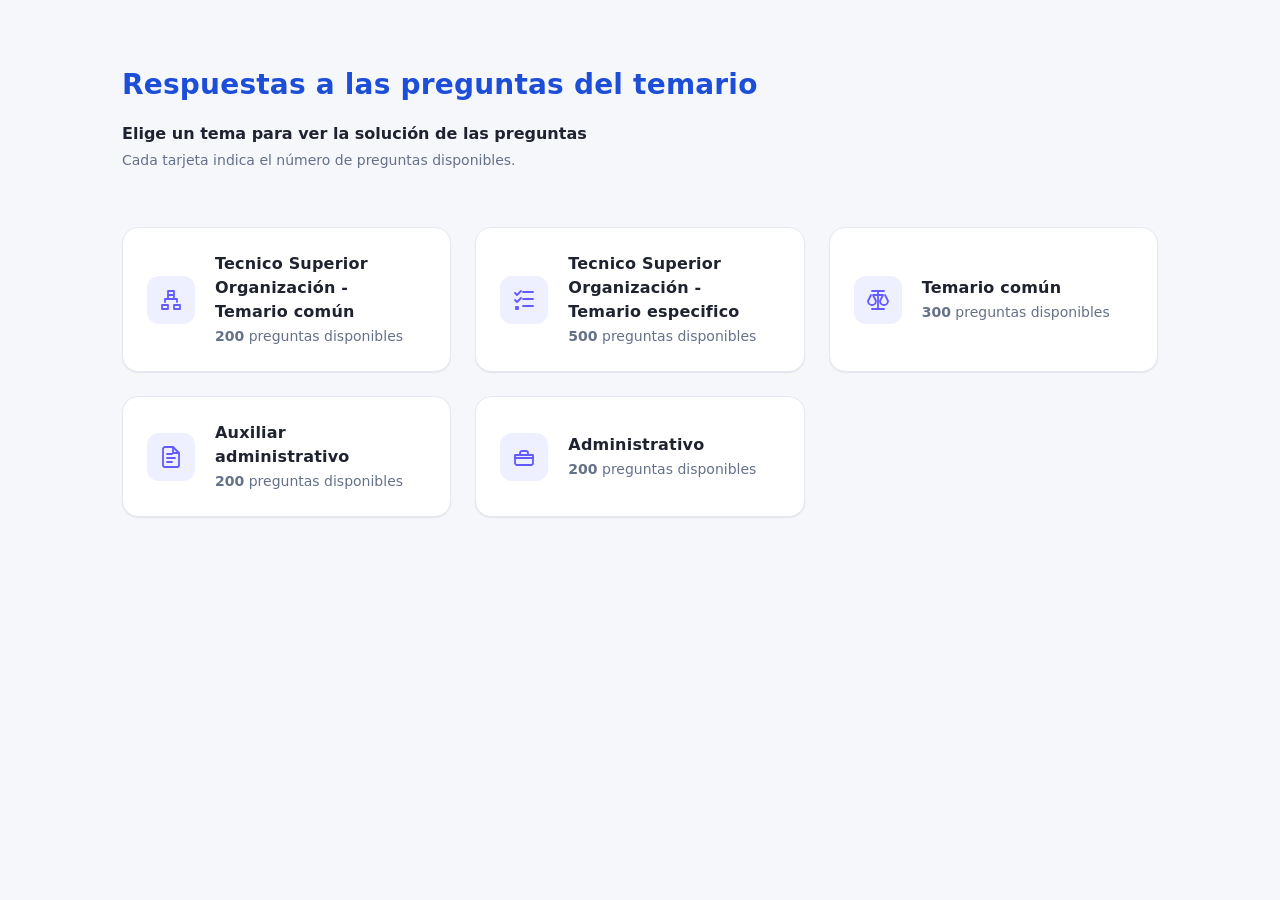
<file: html/index.html>
<!doctype html>
<html lang="es">
<head>
  <meta charset="utf-8" />
  <meta name="viewport" content="width=device-width,initial-scale=1" />
  <title>Respuestas a las preguntas del temario</title>
  <meta name="description" content="Elige un tema para practicar. Cada tarjeta indica el número de preguntas disponibles." />
  <style>
    /* ====== Diseño base (variables) ====== */
    :root{
      --bg: #f6f7fb;
      --card: #ffffff;
      --text: #1f2330;
      --muted: #657089;
      --border: #e6e8f0;
      --brand: #635bff; /* violeta suave */
      --brand-ink: #463cff;
      --icon-bg: #eef0ff;
      --radius-lg: 16px;
      --radius-md: 12px;
      --shadow-sm: 0 1px 2px rgba(16,24,40,.04), 0 1px 1px rgba(16,24,40,.04);
      --shadow-md: 0 8px 24px rgba(16,24,40,.08);
      --focus: 2px solid #9aa5ff;
      --container: clamp(280px, 92vw, 1100px);
      --space-1: .25rem;
      --space-2: .5rem;
      --space-3: .75rem;
      --space-4: 1rem;
      --space-5: 1.25rem;
      --space-6: 1.5rem;
      --space-7: 2rem;
      --space-8: 2.5rem;
    }
    @media (prefers-color-scheme: dark){
      :root{
        --bg: #0f121a;
        --card: #151928;
        --text: #e8ecf8;
        --muted: #a3adbf;
        --border: #2a3145;
        --icon-bg: #1e2440;
        --shadow-sm: none;
        --shadow-md: 0 12px 30px rgba(0,0,0,.35);
        --focus: 2px solid #7b84ff;
      }
    }

    /* ====== Reset/Tipografía ====== */
    html,body{height:100%}
    *{box-sizing:border-box}
    body{
      margin:0;
      font: 15px/1.5 ui-sans-serif, system-ui, -apple-system, "Segoe UI", Roboto, "Helvetica Neue", Arial, "Noto Sans", "Apple Color Emoji","Segoe UI Emoji";
      color: var(--text);
      background: var(--bg);
      -webkit-font-smoothing: antialiased;
      -moz-osx-font-smoothing: grayscale;
    }
    a{color:inherit;text-decoration:none}

    /* ====== Layout ====== */
    .container{
      width: var(--container);
      margin: 0 auto;
      padding: clamp(16px, 3vw, 32px);
    }
    header.page-header{
      padding-block: var(--space-7) var(--space-6);
    }
    h1{
      font-size: clamp(20px, 3vw, 28px);
      font-weight: 800;
      margin: 0 0 var(--space-4);
      letter-spacing: .2px;
	  color: rgb(29 78 216 / var(--tw-text-opacity, 1));
    }
    .lead{
      font-size: clamp(14px, 2.2vw, 16px);
      margin: 0 0 var(--space-1);
      font-weight: 600;
    }
    .hint{
      color: var(--muted);
      margin: 0;
      font-size: 14px;
    }

    /* ====== Grid de tarjetas ====== */
    .cards{
      margin-top: var(--space-7);
      display: grid;
      grid-template-columns: repeat(12, 1fr);
      gap: var(--space-6);
    }
    /* 1 col móvil, 2 cols tablet, 3 cols desktop */
    .cards > a.card{
      grid-column: span 12;
    }
    @media (min-width: 640px){
      .cards > a.card{ grid-column: span 6; }
    }
    @media (min-width: 980px){
      .cards > a.card{ grid-column: span 4; }
    }

    /* ====== Tarjeta ====== */
    .card{
      background: var(--card);
      border: 1px solid var(--border);
      border-radius: var(--radius-lg);
      box-shadow: var(--shadow-sm);
      padding: var(--space-6);
      display: grid;
      grid-template-columns: auto 1fr auto;
      gap: var(--space-5);
      align-items: center;
      transition: border-color .2s ease, box-shadow .2s ease, transform .06s ease;
      position: relative;
      isolation: isolate;
    }
    .card:hover{
      border-color: color-mix(in oklab, var(--brand) 30%, var(--border));
      box-shadow: var(--shadow-md);
    }
    .card:active{ transform: translateY(1px); }
    .card:focus-visible{
      outline: none;
      box-shadow: 0 0 0 4px color-mix(in oklab, var(--brand) 25%, transparent);
      border-color: var(--brand);
    }

    /* Icono circular */
    .card .icon-wrap{
      width: 48px; height: 48px;
      border-radius: 12px;
      background: var(--icon-bg);
      display: grid; place-items: center;
      color: var(--brand);
    }
    .card .icon{ width: 24px; height: 24px; display: block }
    .card:hover .icon { transform: translateY(-1px); transition: transform .2s ease }

    /* Texto */
    .card h3{
      margin: 0 0 2px;
      font-size: 16px;
      font-weight: 700;
      letter-spacing: .2px;
    }
    .card p{
      margin: 0;
      color: var(--muted);
      font-size: 14px;
    }

    /* Flecha -->
    .card .chev{
      width: 20px; height: 20px;
      color: var(--brand);
      opacity: .85;
      transform: translateX(-2px);
      transition: transform .2s ease, opacity .2s ease;
    }
    .card:hover .chev{ transform: translateX(0); opacity: 1; }

    /* Etiquetas opcionales (mejora) */
    .tags{
      display:flex; gap:6px; margin-top:8px;
    }
    .tag{
      font-size: 12px; color: var(--brand);
      background: color-mix(in oklab, var(--icon-bg) 65%, white);
      border: 1px solid var(--border);
      padding: 2px 8px; border-radius: 999px;
      display:inline-flex; align-items:center; gap:6px;
    }
    .tag .dot{
      width:6px;height:6px;border-radius:50%;background:var(--brand);
    }

    /* Accesibilidad: sólo-para-lectores */
    .sr-only{
      position:absolute; width:1px; height:1px; padding:0; margin:-1px; overflow:hidden; clip:rect(0,0,0,0); white-space:nowrap; border:0;
    }
  </style>
</head>
<body>
  <main class="container">
    <header class="page-header" aria-labelledby="page-title">
      <h1 id="page-title">Respuestas a las preguntas del temario</h1>
      <p class="lead">Elige un tema para ver la solución de las preguntas</p>
      <p class="hint">Cada tarjeta indica el número de preguntas disponibles.</p>
    </header>

    <section class="cards" aria-label="Temas disponibles">
 	<!-- Tecnico Superior Organización - Temario común -->
      <a class="card" href="tecnico-superior-temario-comun.html" aria-label="Tecnico Superior Organización - Abrir Temario común, 200 preguntas disponibles">
        <span class="icon-wrap" aria-hidden="true">
          <!-- Balanza / justicia -->
          <!-- svg class="icon" viewBox="0 0 24 24" fill="none" stroke="currentColor" stroke-width="1.8" stroke-linecap="round" stroke-linejoin="round" aria-hidden="true">
            <path d="M12 3v18M6 21h12M18 3H6M5 7l-3 6a4 4 0 0 0 8 0L7 7h10l-3 6a4 4 0 0 0 8 0l-3-6"/>
		</svg -->
		<svg class="icon" viewBox="0 0 24 24" fill="none" stroke="currentColor" stroke-width="1.8" stroke-linecap="round" stroke-linejoin="round" aria-hidden="true">
  			<path d="M9 3h6v4H9zm-6 14h6v4H3zm12 0h6v4h-6zm-6-10v4h6V7M6 14v-3h12v3"/>
		</svg>
        </span>
        <div>
          <h3>Tecnico Superior Organización - Temario común</h3>
          <p><strong>200</strong> preguntas disponibles</p>
          <!--div class="tags" aria-hidden="true">
            <span class="tag"><span class="dot"></span>General</span>
            <span class="tag"><span class="dot"></span>Actualizado</span>
          </div-->
        </div>
        <svg class="chev" viewBox="0 0 24 24" fill="none" stroke="currentColor" stroke-width="2" aria-hidden="true">
          <path d="M9 18l6-6-6-6"/>
        </svg>
      </a>
	 	<!-- Tecnico Superior Organización - Temario especifico -->
      <a class="card" href="tecnico-superior-temario.html" aria-label="Tecnico Superior Organización, 500 preguntas disponibles">
        <span class="icon-wrap" aria-hidden="true">
          <!-- Balanza / justicia -->
          <!-- svg class="icon" viewBox="0 0 24 24" fill="none" stroke="currentColor" stroke-width="1.8" stroke-linecap="round" stroke-linejoin="round" aria-hidden="true">
            <path d="M12 3v18M6 21h12M18 3H6M5 7l-3 6a4 4 0 0 0 8 0L7 7h10l-3 6a4 4 0 0 0 8 0l-3-6"/>
		</svg -->
		<svg class="icon" viewBox="0 0 24 24" fill="none" stroke="currentColor" stroke-width="1.8" stroke-linecap="round" stroke-linejoin="round" aria-hidden="true">
  			 <path d="m3 5 2 2 4-4m2 1h10M3 12l2 2 4-4m2 1h10M4 19h2v2H4zm7-1h10"/>
		</svg>
        </span>
        <div>
          <h3>Tecnico Superior Organización - Temario especifico</h3>
          <p><strong>500</strong> preguntas disponibles</p>
          <!--div class="tags" aria-hidden="true">
            <span class="tag"><span class="dot"></span>General</span>
            <span class="tag"><span class="dot"></span>Actualizado</span>
          </div-->
        </div>
        <svg class="chev" viewBox="0 0 24 24" fill="none" stroke="currentColor" stroke-width="2" aria-hidden="true">
          <path d="M9 18l6-6-6-6"/>
        </svg>
      </a>
      <!-- Temario común -->
      <a class="card" href="temario-comun.html" aria-label="Abrir Temario común, 300 preguntas disponibles">
        <span class="icon-wrap" aria-hidden="true">
          <!-- Balanza / justicia -->
          <svg class="icon" viewBox="0 0 24 24" fill="none" stroke="currentColor" stroke-width="1.8" stroke-linecap="round" stroke-linejoin="round" aria-hidden="true">
            <path d="M12 3v18M6 21h12M18 3H6M5 7l-3 6a4 4 0 0 0 8 0L7 7h10l-3 6a4 4 0 0 0 8 0l-3-6"/>
          </svg>
        </span>
        <div>
          <h3>Temario común</h3>
          <p><strong>300</strong> preguntas disponibles</p>
          <!--div class="tags" aria-hidden="true">
            <span class="tag"><span class="dot"></span>General</span>
            <span class="tag"><span class="dot"></span>Actualizado</span>
          </div-->
        </div>
        <svg class="chev" viewBox="0 0 24 24" fill="none" stroke="currentColor" stroke-width="2" aria-hidden="true">
          <path d="M9 18l6-6-6-6"/>
        </svg>
      </a>

      <!-- Auxiliar administrativo -->
      <a class="card" href="auxiliar-administrativo.html" aria-label="Abrir Auxiliar administrativo, 200 preguntas disponibles">
        <span class="icon-wrap" aria-hidden="true">
          <!-- Documento -->
          <svg class="icon" viewBox="0 0 24 24" fill="none" stroke="currentColor" stroke-width="1.8" stroke-linecap="round" stroke-linejoin="round" aria-hidden="true">
            <path d="M14 2H6a2 2 0 0 0-2 2v16a2 2 0 0 0 2 2h12a2 2 0 0 0 2-2V8z"/>
            <path d="M14 2v6h6M8 13h8M8 17h5M8 9h5"/>
          </svg>
        </span>
        <div>
          <h3>Auxiliar administrativo</h3>
          <p><strong>200</strong> preguntas disponibles</p>
          <!--div class="tags" aria-hidden="true">
            <span class="tag"><span class="dot"></span>Documentación</span>
            <span class="tag"><span class="dot"></span>Gestión</span>
          </div-->
        </div>
        <svg class="chev" viewBox="0 0 24 24" fill="none" stroke="currentColor" stroke-width="2" aria-hidden="true">
          <path d="M9 18l6-6-6-6"/>
        </svg>
      </a>

      <!-- Administrativo -->
      <a class="card" href="administrativo.html" aria-label="Abrir Administrativo, 200 preguntas disponibles">
        <span class="icon-wrap" aria-hidden="true">
          <!-- Maletín -->
          <svg class="icon" viewBox="0 0 24 24" fill="none" stroke="currentColor" stroke-width="1.8" stroke-linecap="round" stroke-linejoin="round" aria-hidden="true">
            <path d="M10 6h4a2 2 0 0 1 2 2v2h-8V8a2 2 0 0 1 2-2z"/>
            <path d="M3 10h18v8a2 2 0 0 1-2 2H5a2 2 0 0 1-2-2z"/>
            <path d="M3 13h18"/>
          </svg>
        </span>
        <div>
          <h3>Administrativo</h3>
          <p><strong>200</strong> preguntas disponibles</p>
          <!--div class="tags" aria-hidden="true">
            <span class="tag"><span class="dot"></span>Oficina</span>
            <span class="tag"><span class="dot"></span>Procesos</span>
          </div-->
        </div>
        <svg class="chev" viewBox="0 0 24 24" fill="none" stroke="currentColor" stroke-width="2" aria-hidden="true">
          <path d="M9 18l6-6-6-6"/>
        </svg>
      </a>
    </section>

    <p class="sr-only" aria-live="polite">3 temas disponibles. Usa tabulador para navegar por las tarjetas y presiona Enter para abrir un tema.</p>
  </main>
</body>
</html>
</file>
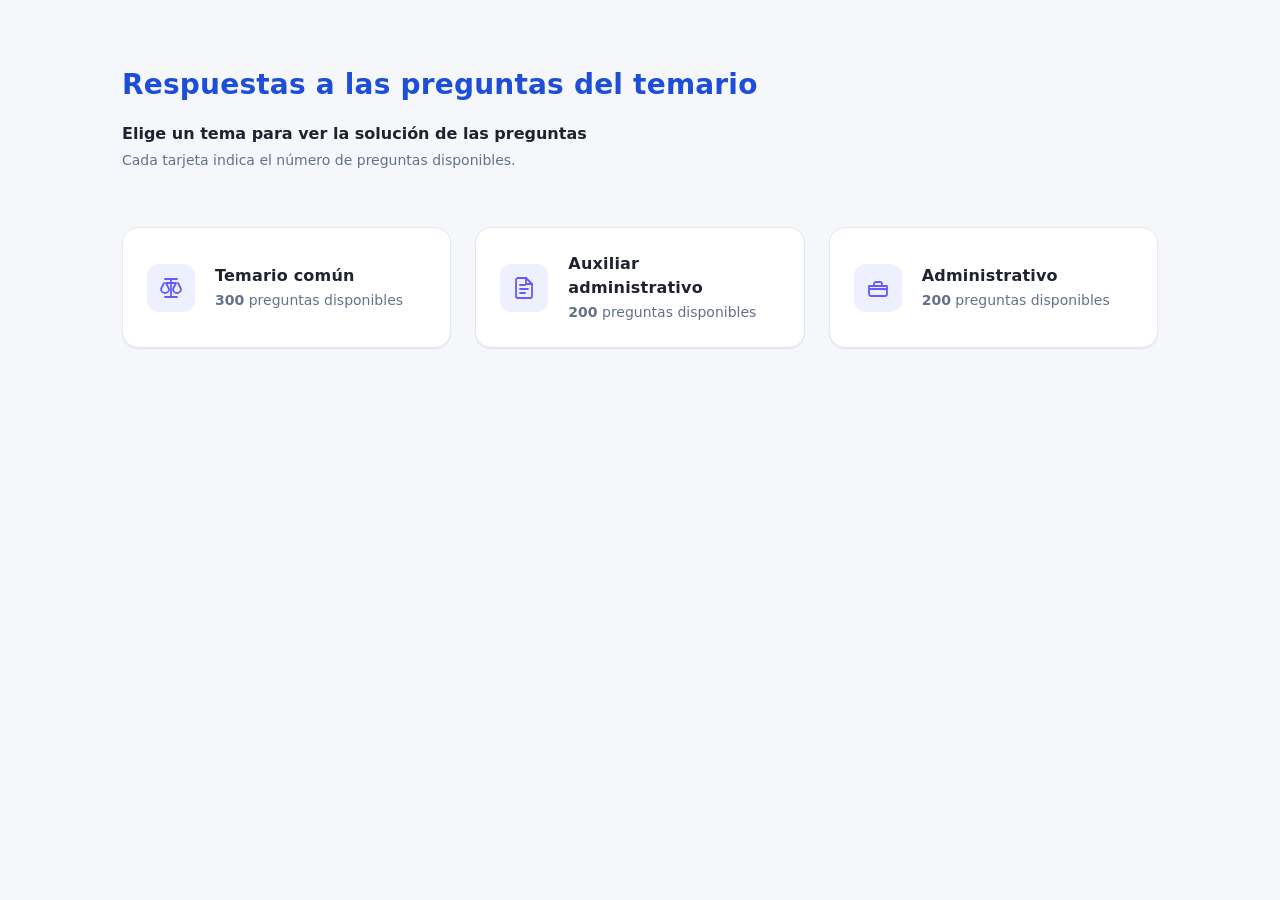
<file: html/todo.html>
<!doctype html>
<html lang="es">
<head>
  <meta charset="utf-8" />
  <meta name="viewport" content="width=device-width,initial-scale=1" />
  <title>Respuestas a las preguntas del temario</title>
  <meta name="description" content="Elige un tema para practicar. Cada tarjeta indica el número de preguntas disponibles." />
  <style>
    /* ====== Diseño base (variables) ====== */
    :root{
      --bg: #f6f7fb;
      --card: #ffffff;
      --text: #1f2330;
      --muted: #657089;
      --border: #e6e8f0;
      --brand: #635bff; /* violeta suave */
      --brand-ink: #463cff;
      --icon-bg: #eef0ff;
      --radius-lg: 16px;
      --radius-md: 12px;
      --shadow-sm: 0 1px 2px rgba(16,24,40,.04), 0 1px 1px rgba(16,24,40,.04);
      --shadow-md: 0 8px 24px rgba(16,24,40,.08);
      --focus: 2px solid #9aa5ff;
      --container: clamp(280px, 92vw, 1100px);
      --space-1: .25rem;
      --space-2: .5rem;
      --space-3: .75rem;
      --space-4: 1rem;
      --space-5: 1.25rem;
      --space-6: 1.5rem;
      --space-7: 2rem;
      --space-8: 2.5rem;
    }
    @media (prefers-color-scheme: dark){
      :root{
        --bg: #0f121a;
        --card: #151928;
        --text: #e8ecf8;
        --muted: #a3adbf;
        --border: #2a3145;
        --icon-bg: #1e2440;
        --shadow-sm: none;
        --shadow-md: 0 12px 30px rgba(0,0,0,.35);
        --focus: 2px solid #7b84ff;
      }
    }

    /* ====== Reset/Tipografía ====== */
    html,body{height:100%}
    *{box-sizing:border-box}
    body{
      margin:0;
      font: 15px/1.5 ui-sans-serif, system-ui, -apple-system, "Segoe UI", Roboto, "Helvetica Neue", Arial, "Noto Sans", "Apple Color Emoji","Segoe UI Emoji";
      color: var(--text);
      background: var(--bg);
      -webkit-font-smoothing: antialiased;
      -moz-osx-font-smoothing: grayscale;
    }
    a{color:inherit;text-decoration:none}

    /* ====== Layout ====== */
    .container{
      width: var(--container);
      margin: 0 auto;
      padding: clamp(16px, 3vw, 32px);
    }
    header.page-header{
      padding-block: var(--space-7) var(--space-6);
    }
    h1{
      font-size: clamp(20px, 3vw, 28px);
      font-weight: 800;
      margin: 0 0 var(--space-4);
      letter-spacing: .2px;
	  color: rgb(29 78 216 / var(--tw-text-opacity, 1));
    }
    .lead{
      font-size: clamp(14px, 2.2vw, 16px);
      margin: 0 0 var(--space-1);
      font-weight: 600;
    }
    .hint{
      color: var(--muted);
      margin: 0;
      font-size: 14px;
    }

    /* ====== Grid de tarjetas ====== */
    .cards{
      margin-top: var(--space-7);
      display: grid;
      grid-template-columns: repeat(12, 1fr);
      gap: var(--space-6);
    }
    /* 1 col móvil, 2 cols tablet, 3 cols desktop */
    .cards > a.card{
      grid-column: span 12;
    }
    @media (min-width: 640px){
      .cards > a.card{ grid-column: span 6; }
    }
    @media (min-width: 980px){
      .cards > a.card{ grid-column: span 4; }
    }

    /* ====== Tarjeta ====== */
    .card{
      background: var(--card);
      border: 1px solid var(--border);
      border-radius: var(--radius-lg);
      box-shadow: var(--shadow-sm);
      padding: var(--space-6);
      display: grid;
      grid-template-columns: auto 1fr auto;
      gap: var(--space-5);
      align-items: center;
      transition: border-color .2s ease, box-shadow .2s ease, transform .06s ease;
      position: relative;
      isolation: isolate;
    }
    .card:hover{
      border-color: color-mix(in oklab, var(--brand) 30%, var(--border));
      box-shadow: var(--shadow-md);
    }
    .card:active{ transform: translateY(1px); }
    .card:focus-visible{
      outline: none;
      box-shadow: 0 0 0 4px color-mix(in oklab, var(--brand) 25%, transparent);
      border-color: var(--brand);
    }

    /* Icono circular */
    .card .icon-wrap{
      width: 48px; height: 48px;
      border-radius: 12px;
      background: var(--icon-bg);
      display: grid; place-items: center;
      color: var(--brand);
    }
    .card .icon{ width: 24px; height: 24px; display: block }
    .card:hover .icon { transform: translateY(-1px); transition: transform .2s ease }

    /* Texto */
    .card h3{
      margin: 0 0 2px;
      font-size: 16px;
      font-weight: 700;
      letter-spacing: .2px;
    }
    .card p{
      margin: 0;
      color: var(--muted);
      font-size: 14px;
    }

    /* Flecha -->
    .card .chev{
      width: 20px; height: 20px;
      color: var(--brand);
      opacity: .85;
      transform: translateX(-2px);
      transition: transform .2s ease, opacity .2s ease;
    }
    .card:hover .chev{ transform: translateX(0); opacity: 1; }

    /* Etiquetas opcionales (mejora) */
    .tags{
      display:flex; gap:6px; margin-top:8px;
    }
    .tag{
      font-size: 12px; color: var(--brand);
      background: color-mix(in oklab, var(--icon-bg) 65%, white);
      border: 1px solid var(--border);
      padding: 2px 8px; border-radius: 999px;
      display:inline-flex; align-items:center; gap:6px;
    }
    .tag .dot{
      width:6px;height:6px;border-radius:50%;background:var(--brand);
    }

    /* Accesibilidad: sólo-para-lectores */
    .sr-only{
      position:absolute; width:1px; height:1px; padding:0; margin:-1px; overflow:hidden; clip:rect(0,0,0,0); white-space:nowrap; border:0;
    }
  </style>
</head>
<body>
  <main class="container">
    <header class="page-header" aria-labelledby="page-title">
      <h1 id="page-title">Respuestas a las preguntas del temario</h1>
      <p class="lead">Elige un tema para ver la solución de las preguntas</p>
      <p class="hint">Cada tarjeta indica el número de preguntas disponibles.</p>
    </header>

    <section class="cards" aria-label="Temas disponibles">
      <!-- Temario común -->
      <a class="card" href="temario-comun.html" aria-label="Abrir Temario común, 300 preguntas disponibles">
        <span class="icon-wrap" aria-hidden="true">
          <!-- Balanza / justicia -->
          <svg class="icon" viewBox="0 0 24 24" fill="none" stroke="currentColor" stroke-width="1.8" stroke-linecap="round" stroke-linejoin="round" aria-hidden="true">
            <path d="M12 3v18M6 21h12M18 3H6M5 7l-3 6a4 4 0 0 0 8 0L7 7h10l-3 6a4 4 0 0 0 8 0l-3-6"/>
          </svg>
        </span>
        <div>
          <h3>Temario común</h3>
          <p><strong>300</strong> preguntas disponibles</p>
          <!--div class="tags" aria-hidden="true">
            <span class="tag"><span class="dot"></span>General</span>
            <span class="tag"><span class="dot"></span>Actualizado</span>
          </div-->
        </div>
        <svg class="chev" viewBox="0 0 24 24" fill="none" stroke="currentColor" stroke-width="2" aria-hidden="true">
          <path d="M9 18l6-6-6-6"/>
        </svg>
      </a>

      <!-- Auxiliar administrativo -->
      <a class="card" href="auxiliar-administrativo.html" aria-label="Abrir Auxiliar administrativo, 200 preguntas disponibles">
        <span class="icon-wrap" aria-hidden="true">
          <!-- Documento -->
          <svg class="icon" viewBox="0 0 24 24" fill="none" stroke="currentColor" stroke-width="1.8" stroke-linecap="round" stroke-linejoin="round" aria-hidden="true">
            <path d="M14 2H6a2 2 0 0 0-2 2v16a2 2 0 0 0 2 2h12a2 2 0 0 0 2-2V8z"/>
            <path d="M14 2v6h6M8 13h8M8 17h5M8 9h5"/>
          </svg>
        </span>
        <div>
          <h3>Auxiliar administrativo</h3>
          <p><strong>200</strong> preguntas disponibles</p>
          <!--div class="tags" aria-hidden="true">
            <span class="tag"><span class="dot"></span>Documentación</span>
            <span class="tag"><span class="dot"></span>Gestión</span>
          </div-->
        </div>
        <svg class="chev" viewBox="0 0 24 24" fill="none" stroke="currentColor" stroke-width="2" aria-hidden="true">
          <path d="M9 18l6-6-6-6"/>
        </svg>
      </a>

      <!-- Administrativo -->
      <a class="card" href="administrativo.html" aria-label="Abrir Administrativo, 200 preguntas disponibles">
        <span class="icon-wrap" aria-hidden="true">
          <!-- Maletín -->
          <svg class="icon" viewBox="0 0 24 24" fill="none" stroke="currentColor" stroke-width="1.8" stroke-linecap="round" stroke-linejoin="round" aria-hidden="true">
            <path d="M10 6h4a2 2 0 0 1 2 2v2h-8V8a2 2 0 0 1 2-2z"/>
            <path d="M3 10h18v8a2 2 0 0 1-2 2H5a2 2 0 0 1-2-2z"/>
            <path d="M3 13h18"/>
          </svg>
        </span>
        <div>
          <h3>Administrativo</h3>
          <p><strong>200</strong> preguntas disponibles</p>
          <!--div class="tags" aria-hidden="true">
            <span class="tag"><span class="dot"></span>Oficina</span>
            <span class="tag"><span class="dot"></span>Procesos</span>
          </div-->
        </div>
        <svg class="chev" viewBox="0 0 24 24" fill="none" stroke="currentColor" stroke-width="2" aria-hidden="true">
          <path d="M9 18l6-6-6-6"/>
        </svg>
      </a>
    </section>

    <p class="sr-only" aria-live="polite">3 temas disponibles. Usa tabulador para navegar por las tarjetas y presiona Enter para abrir un tema.</p>
  </main>
</body>
</html>
</file>
